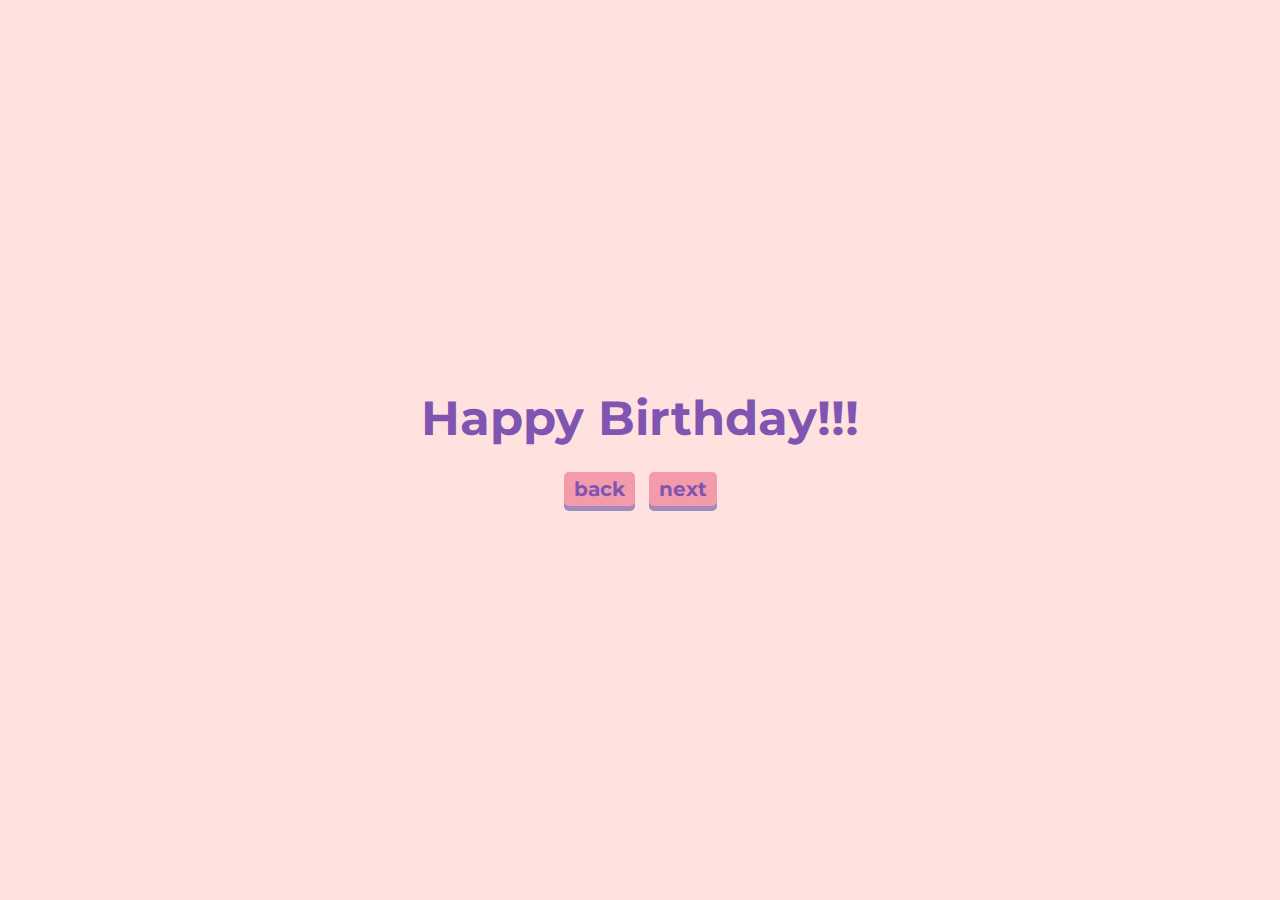
<file: index.html>
<!DOCTYPE html>
<html lang="en">
<head>
    <meta charset="UTF-8">
    <meta name="viewport" content="width=device-width, initial-scale=1.0">
    <title>Happy Birthday</title>
    <link rel="stylesheet" href="style.css">
    <link rel="shortcut icon" href="cake.svg" type="image/x-icon">
</head>
<body>
    <main>
        <h1 id="mainMessage"></h1>
        <div class="btn-back-next">
            <button class="btn" onclick="previousMessage()">back</button>
            <button class="btn" onclick="nextMessage()">next</button>
        </div>
        <button id="nextPageBtn" class="btn" style="display: none;" onclick="location.href='firstChallenge/firstChallenge.html'">First Challenge</button>
    </main>
</body>
<script src="main.js"></script>
</html>
</file>
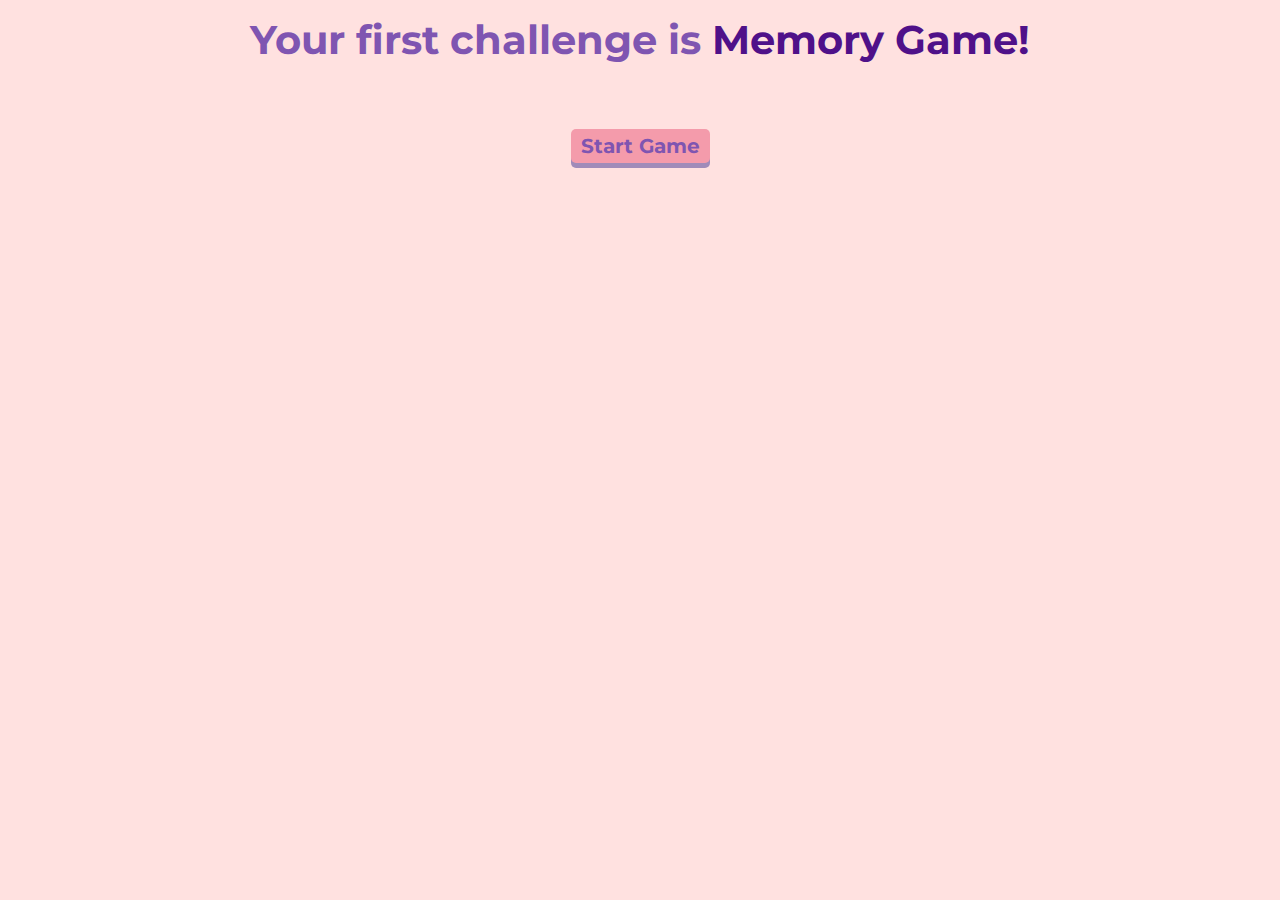
<file: firstChallenge/firstChallenge.html>
<!DOCTYPE html>
<html lang="en">
<head>
    <meta charset="UTF-8">
    <meta name="viewport" content="width=device-width, initial-scale=1.0">
    <title>Memory Game!</title>
    <link rel="shortcut icon" href="../cake.svg" type="image/x-icon">
    <link rel="stylesheet" href="memoryGame.css">
</head>
<body>
    <h1>Your first challenge is <span style="color: #4f1189;">Memory Game!</span></h1>
    <main>
        <div class="board" id="board"></div>
        <button class="btn" onclick="startGame()">Start Game</button>
    </main>
    <div id="winModal" class="modal hidden">
        <div class="modal-content">
          <h2>Congratulations!</h2>
          <p>You matched all the pairs! <b>(the photos were so us btw)</b></p>
          <p>Now you can play again or get your reward and go to the next challenge!</p>
          <button id="restartBtn" class="btn">Restart</button>
          <button class="btn" onclick="copyText()">First Gift</button>
        </div>
    </div>

</body>
<script src="memoryGame.js"></script>
</html>
</file>
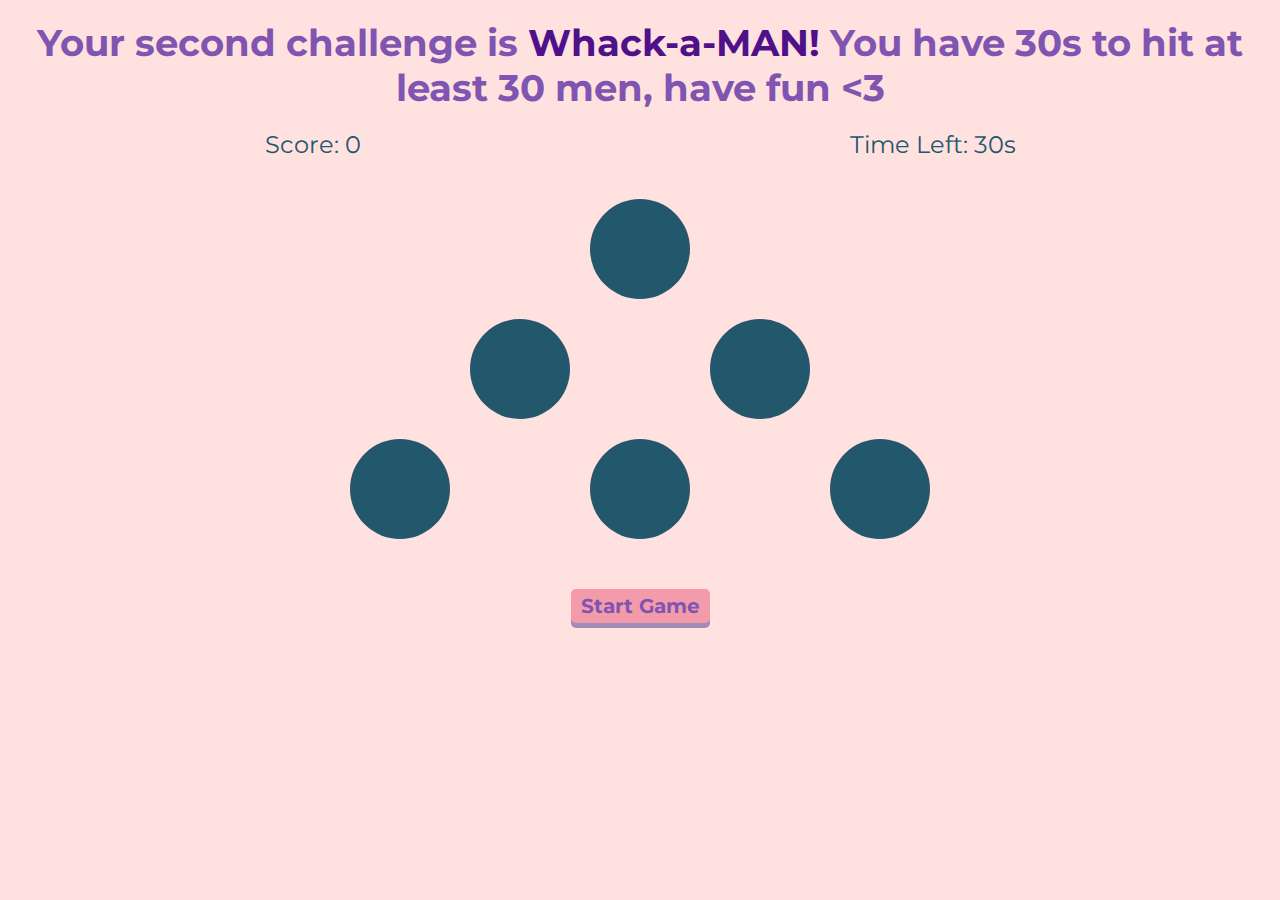
<file: secondChallenge/secondChallenge.html>
<!DOCTYPE html>
<html lang="en">
<head>
    <meta charset="UTF-8">
    <meta name="viewport" content="width=device-width, initial-scale=1.0">
    <title>Whack-a-MAN!</title>
    <link rel="shortcut icon" href="../cake.svg" type="image/x-icon">
    <link rel="stylesheet" href="whackMole.css">
</head>
<body>
  <h1>Your second challenge is <span style="color: #4f1189;">Whack-a-MAN!</span> You have 30s to hit at least 30 men, have fun <3</h1>
  <div class="score-board">
    <div class="text">Score: <span id="score">0</span></div>
    <div class="text">Time Left: <span id="time">30</span>s</div>
  </div>
  <main>
    <div class="game-grid">
      <div class="hole" id="hole1"></div>
      <div class="hole" id="hole2"></div>
      <div class="hole" id="hole3"></div>
      <div class="hole" id="hole4"></div>
      <div class="hole" id="hole5"></div>
      <div class="hole" id="hole6"></div>
    </div>
    <button class="btn" onclick="startGame()" style="margin-top: 30px;">Start Game</button>
  </main>
  <div id="modal" class="modal hidden">
    <div class="modal-content">
      <h2>YAY HIT THOSE MEN WAAAAA!</h2>
      <p>You did great! <b>(fuck men)</b></p>
      <p>Now you can play again or get your reward and go to the next challenge!</p>
      <button id="restartBtn" class="btn">Restart</button>
      <button class="btn" onclick="copyText()">Second Gift</button>
    </div>
</div>
</body>
<script src="whackMole.js"></script>
</html>
</file>
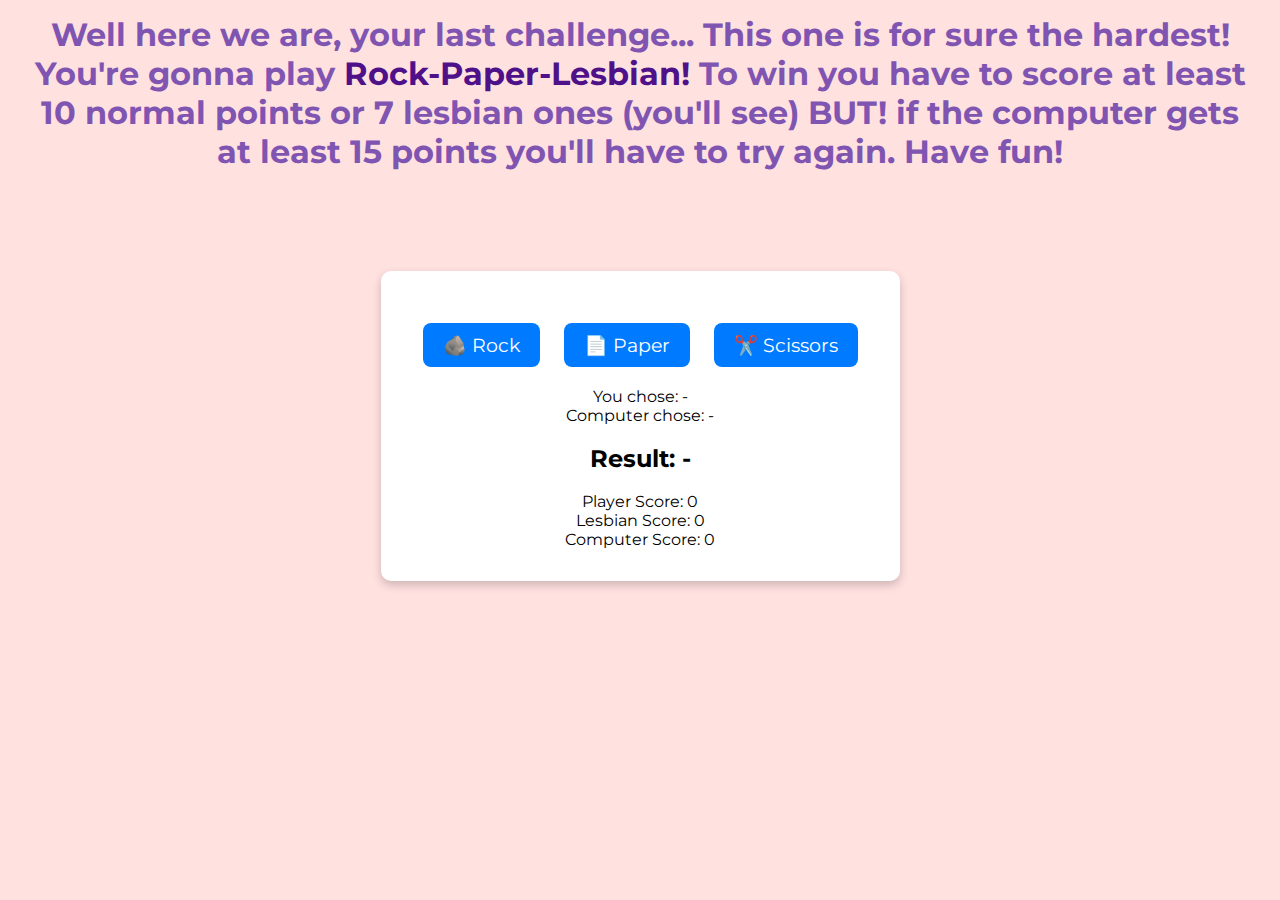
<file: thirdChallenge/thirdChallenge.html>
<!DOCTYPE html>
<html lang="en">
<head>
    <meta charset="UTF-8">
    <meta name="viewport" content="width=device-width, initial-scale=1.0">
    <title>Rock Paper Lesbians!</title>
    <link rel="shortcut icon" href="../cake.svg" type="image/x-icon">
    <link rel="stylesheet" href="rockPaperScissors.css">
</head>
<body>
    <h1>Well here we are, your last challenge... This one is for sure the hardest! You're gonna play <span style="color: #4f1189;">Rock-Paper-Lesbian!</span> To win you have to score at least 10 normal points or 7 lesbian ones (you'll see) BUT! if the computer gets at least 15 points you'll have to try again. Have fun!</h1>
    <main>
        <div class="game-container">
            <div class="choices">
                <button class="choice" data-choice="rock">🪨 Rock</button>
                <button class="choice" data-choice="paper">📄 Paper</button>
                <button class="choice" data-choice="scissors">✂️ Scissors</button>
              </div>
              <div class="result">
                <p id="player-choice">You chose: -</p>
                <p id="computer-choice">Computer chose: -</p><br>
                <h2 id="outcome">Result: -</h2><br>
                <p>Player Score: <span id="player-score">0</span></p>
                <p>Lesbian Score: <span id="lesbian-score">0</span></p>
                <p>Computer Score: <span id="computer-score">0</span></p>
            </div>
        </div>
        <div id="draw-overlay">
            <img src="lesbian.jpg" alt="Scissoring!" />
          </div>
      </main>
      <div id="modal" class="modal hidden">
        <div class="modal-content">
            <h2 id="hMsg"></h2>
            <p>YAY YOU WON! <b>(That's my girl!)</b></p>
          <p>Now you can play again or get your reward and go to the next challenge!</p>
          <button id="restartBtn" class="btn">Restart</button>
          <button class="btn" onclick="copyText()">LAST Gift</button>
        </div>
    </div>
</body>
<script src="rockPaperScissors.js"></script>
</html>
</file>
<file: style.css>
@import url('https://fonts.googleapis.com/css2?family=Montserrat:ital,wght@0,100..900;1,100..900&display=swap');

*{
    font-family: "Montserrat", sans-serif;
    margin: 0;
    padding: 0;
}

body{
    width: 100vw;
    height: 100vh;
    background-color: #FFE1E0;
}

main{
    width: 100%;
    height: 100%;
    display: flex;
    flex-direction: column;
    justify-content: center;
    align-items: center;
}

#mainMessage{
    font-size: 300%;
    height: fit-content;
    text-align: center;
    color: #7F55B1;
}

/* buttons */

.btn{
    padding: 5px 10px;
    border: none;
    border-radius: 5px;
    background-color: #F49BAB;
    margin: 5px;
    box-shadow: 0 5px #a08bb9;
    font-size: 20px;
    color: #7F55B1;
    font-weight: bold;
}

    .btn:hover{
        cursor: pointer;
        background-color: #f07c91;
    }

    .btn:active{
        box-shadow: 0 2px #7F55B1;
        transform: translateY(3px);
    }

.btn-back-next{
    margin-top: 20px;
}
</file>
<file: firstChallenge/memoryGame.css>
@import url('https://fonts.googleapis.com/css2?family=Montserrat:ital,wght@0,100..900;1,100..900&display=swap');

*{
    font-family: "Montserrat", sans-serif;
    margin: 0;
    padding: 0;
}

body{
    width: 100%;
    height: 100%;
    background-color: #FFE1E0;
}

main{
    width: 100%;
    height: 100%;
    display: flex;
    flex-direction: column;
    justify-content: center;
    align-items: center;
}

h1{
    margin-top: 15px;
    font-size: 250%;
    height: fit-content;
    text-align: center;
    color: #7F55B1;
}
/* board */
.board {
    width: 440px;
    display: grid;
    grid-template-columns: repeat(4, 100px);
    gap: 10px;
    margin: 40px auto 20px;
  }

/* cards */
.card {
    width: 100px;
    height: 100px;
    perspective: 1000px;
    margin: 10px;
    cursor: pointer;
}
  
.card-inner {
    width: 100%;
    height: 100%;
    position: relative;
    transform-style: preserve-3d;
    transition: transform 0.6s cubic-bezier(0.4, 0, 0.2, 1);
    will-change: transform;
}
  
.card.flipped .card-inner {
    transform: rotateY(180deg) scale(1.05);
}
  
.card:not(.flipped):hover .card-inner {
    transform: scale(1.03);
    transition: transform 0.3s ease;
}
  
.card-front, .card-back {
    position: absolute;
    width: 100%;
    height: 100%;
    border-radius: 10px;
    backface-visibility: hidden;
    box-shadow: 0 4px 8px rgba(0,0,0,0.3);
}
  
.card-front {
    background-color: #7F55B1;
}
  
.card-back {
    background-color: white;
    transform: rotateY(180deg);
    box-shadow: 0 4px 12px rgba(0,0,0,0.2);
    display: flex;
    align-items: center;
    justify-content: center;
}
  
.card-back img {
    width: 80%;
    height: 80%;
    object-fit: contain;
    border-radius: 8px;
}
  
.flipped {
    transform: rotateY(180deg);
}

/* buttons */
.btn{
    font-weight: bold;
    padding: 5px 10px;
    border: none;
    border-radius: 5px;
    background-color: #F49BAB;
    margin: 5px;
    box-shadow: 0 5px #a08bb9;
    font-size: 20px;
    color: #7F55B1
}

    .btn:hover{
        cursor: pointer;
        background-color: #f07c91;
    }

    .btn:active{
        box-shadow: 0 2px #7F55B1;
        transform: translateY(3px);
    }

/* modal */
.modal {
    position: fixed;
    top: 0;
    left: 0;
    width: 100vw;
    height: 100vh;
    background: rgba(0, 0, 0, 0.5);
    display: flex;
    justify-content: center;
    align-items: center;
    z-index: 1000;
}
.hidden{
    display: none;
}  
.modal-content{
    background: white;
    padding: 30px 40px;
    border-radius: 12px;
    box-shadow: 0 10px 30px rgba(0, 0, 0, 0.3);
    text-align: center;
    max-width: 90%;
    width: 300px;
}
  
.modal-content h2{
    margin-top: 0;
    font-size: 24px;
}
  
.modal-content p{
    font-size: 16px;
    margin: 15px 0 25px;
}
  
.modal-content button{
    margin: 5px 10px;
    padding: 10px 20px;
    font-size: 16px;
    border: none;
    border-radius: 8px;
    cursor: pointer;
}
</file>
<file: secondChallenge/whackMole.css>
@import url('https://fonts.googleapis.com/css2?family=Montserrat:ital,wght@0,100..900;1,100..900&display=swap');

*{
    font-family: "Montserrat", sans-serif;
    margin: 0;
    padding: 0;
}

body{
    width: 100%;
    height: 100%;
    background-color: #FFE1E0;
}

main{
    width: 100%;
    height: 100%;
    display: flex;
    flex-direction: column;
    justify-content: center;
    align-items: center;
}

h1{
    margin-top: 20px;
    font-size: 230%;
    height: fit-content;
    text-align: center;
    color: #7F55B1;
}

.text{
    color: #23576c;
}

/* buttons */

.btn{
    padding: 5px 10px;
    border: none;
    border-radius: 5px;
    background-color: #F49BAB;
    margin: 5px;
    box-shadow: 0 5px #a08bb9;
    font-size: 20px;
    color: #7F55B1;
    font-weight: bold;
}

    .btn:hover{
        cursor: pointer;
        background-color: #f07c91;
    }

    .btn:active{
        box-shadow: 0 2px #7F55B1;
        transform: translateY(3px);
    }

  
.score-board {
    margin: 20px;
    font-size: 1.5rem;
    display: flex;
    justify-content: space-around;
}
  
.game-grid {
    display: grid;
    grid-template-columns: repeat(5, 100px);
    grid-template-rows: repeat(3, 100px);
    gap: 20px;
    justify-content: center;
    margin: 20px auto;
}
  
.hole {
    width: 100px;
    height: 100px;
    background-color: #23576c;
    border-radius: 50%;
    position: relative;
    cursor: pointer;
}

    
#hole1 { grid-area: 1 / 3 / 2 / 4; }
#hole2 { grid-area: 2 / 2 / 3 / 3; }
#hole3 { grid-area: 2 / 4 / 3 / 5; }
#hole4 { grid-area: 3 / 1 / 4 / 2; }
#hole5 { grid-area: 3 / 3 / 4 / 4; }
#hole6 { grid-area: 3 / 5 / 4 / 6; }
  
.mole {
    background-image: url('ew.png');
    background-size: cover;
    position: absolute;
    top: 10px;
    left: 10px;
    width: 80px;
    height: 80px;
}

.modal {
    position: fixed;
    top: 0;
    left: 0;
    width: 100vw;
    height: 100vh;
    background: rgba(0, 0, 0, 0.5);
    display: flex;
    justify-content: center;
    align-items: center;
    z-index: 1000;
}
.hidden{
    display: none;
}  
.modal-content{
    background: white;
    padding: 30px 40px;
    border-radius: 12px;
    box-shadow: 0 10px 30px rgba(0, 0, 0, 0.3);
    text-align: center;
    max-width: 90%;
    width: 300px;
}
  
.modal-content h2{
    margin-top: 0;
    font-size: 24px;
}
  
.modal-content p{
    font-size: 16px;
    margin: 15px 0 25px;
}
  
.modal-content button{
    margin: 5px 10px;
    padding: 10px 20px;
    font-size: 16px;
    border: none;
    border-radius: 8px;
    cursor: pointer;
}
</file>
<file: thirdChallenge/rockPaperScissors.css>
@import url('https://fonts.googleapis.com/css2?family=Montserrat:ital,wght@0,100..900;1,100..900&display=swap');

*{
    font-family: "Montserrat", sans-serif;
    margin: 0;
    padding: 0;
}

body{
    background-color: #FFE1E0;
}

main{
    margin-top: 100px;
    background: #FFE1E0;
    display: flex;
    justify-content: center;
    align-items: center;
    height: 100%;
}

h1{
    margin: 15px 20px 15px;
    font-size: 200%;
    height: fit-content;
    text-align: center;
    color: #7F55B1;
}

/* buttons */

.btn{
    padding: 5px 10px;
    border: none;
    border-radius: 5px;
    background-color: #F49BAB;
    margin: 5px;
    box-shadow: 0 5px #a08bb9;
    font-size: 20px;
    color: #7F55B1;
    font-weight: bold;
}

    .btn:hover{
        cursor: pointer;
        background-color: #f07c91;
    }

    .btn:active{
        box-shadow: 0 2px #7F55B1;
        transform: translateY(3px);
    }
  
.game-container{
    text-align: center;
    background: white;
    padding: 2rem;
    border-radius: 10px;
    box-shadow: 0 4px 10px rgba(0, 0, 0, 0.2);
}
  
.choices{
margin: 20px 0;
}
  
.choice{
    font-size: 1.2rem;
    padding: 10px 20px;
    margin: 0 10px;
    cursor: pointer;
    border: none;
    border-radius: 8px;
    background-color: #007bff;
    color: white;
    transition: background-color 0.3s ease;
}
  
.choice:hover {
background-color: #0056b3;
}
  
.result {
    margin-top: 20px;
}

.modal {
    position: fixed;
    top: 0;
    left: 0;
    width: 100vw;
    height: 100vh;
    background: rgba(0, 0, 0, 0.5);
    display: flex;
    justify-content: center;
    align-items: center;
    z-index: 1000;
}
.hidden{
    display: none;
}  
.modal-content{
    background: white;
    padding: 30px 40px;
    border-radius: 12px;
    box-shadow: 0 10px 30px rgba(0, 0, 0, 0.3);
    text-align: center;
    max-width: 90%;
    width: 300px;
}
  
.modal-content h2{
    margin-top: 0;
    font-size: 24px;
}
  
.modal-content p{
    font-size: 16px;
    margin: 15px 0 25px;
}
  
.modal-content button{
    margin: 5px 10px;
    padding: 10px 20px;
    font-size: 16px;
    border: none;
    border-radius: 8px;
    cursor: pointer;
}

#draw-overlay {
    position: fixed;
    top: 0;
    left: 0;
    width: 100vw;
    height: 100vh;
    background: rgba(0, 0, 0, 0.60);
    display: flex;
    justify-content: center;
    align-items: center;
    z-index: 1000;
    display: none;
  }
  
  #draw-overlay img {
    max-width: 80%;
    max-height: 80%;
    border-radius: 10px;
    box-shadow: 0 0 20px #fff;
  }
</file>
